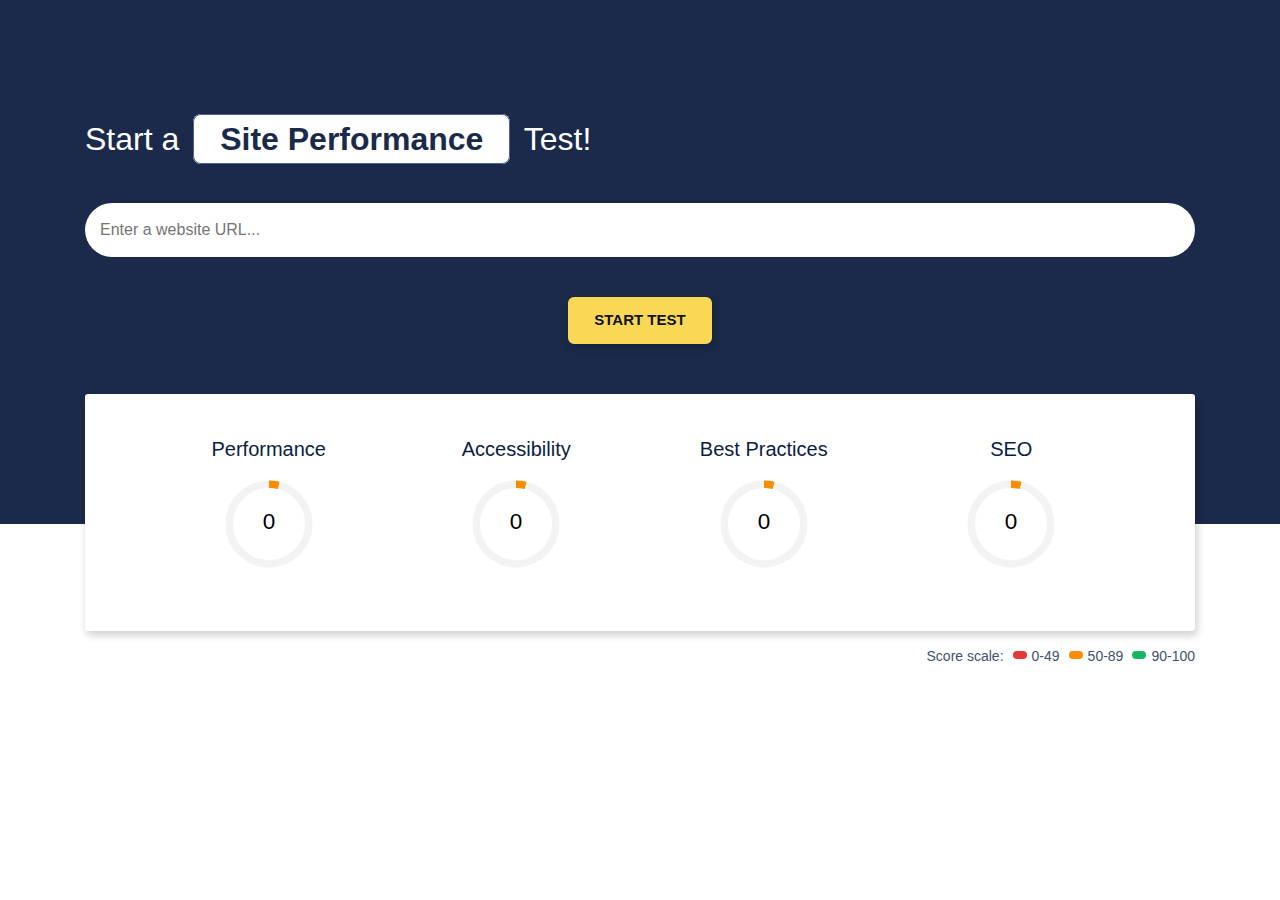
<file: index.html>
<!DOCTYPE html>
<html lang="en">
  <head>
    <meta charset="UTF-8" />
    <meta http-equiv="X-UA-Compatible" content="IE=edge" />
    <meta name="viewport" content="width=device-width, initial-scale=1.0" />
    <!-- <link rel="stylesheet" href="./assets/scss/bootstrap.min.css" /> -->
    <link rel="stylesheet" href="https://maxcdn.bootstrapcdn.com/bootstrap/4.0.0/css/bootstrap.min.css" integrity="sha384-Gn5384xqQ1aoWXA+058RXPxPg6fy4IWvTNh0E263XmFcJlSAwiGgFAW/dAiS6JXm" crossorigin="anonymous">
    <link rel="stylesheet" href="./assets/scss/index.css" />
    <title>Page Speed APP</title>
  </head>
  <body>

    <section class="userInputSec">
      <div class="container">
        <div class="userInputWrap text-left">
          <article class="contentWrap">
            <h2>
              <span>Start a</span>
              <span class="userInputSecLabel">Site Performance</span>
              <span>Test!</span>
            </h2>
          </article>
          <form class="form" type="submit">
            <input type="text" id="url" placeholder="Enter a website URL..." />
            <span class="error" id="errorname">Please enter a valid URL</span>
          </form>
        </div>
        <div class="cta text-center">
          <a href="#" class="startTestBtn btn" onclick="setQuery()">Start Test</a> 
        </div>
      </div>
    </section>
    <section class="scoreSection">
      <div class="container">
          <div class="scoreSectionBox">
              <div class="scoreSectionLoader"></div>
              <ul>
                  <li>
                      <span>Performance</span>
                      <svg class="scoreSvg" viewport="0 0 120 120" version="1.1" xmlns="http://www.w3.org/2000/svg">
                          <circle r="53" cx="60" cy="60"></circle>
                          <circle transform="rotate(-90 60 60)" class="glh_score_pBar" r="53" cx="60" cy="60" style="stroke-dashoffset: 320 !important; stroke: #fb8c00 !important"></circle>
                          <text x="60" y="55%">0</text>
                      </svg>
                  </li>
  
                  <li>
                      <span>Accessibility</span>
                      <svg class="scoreSvg" viewport="0 0 120 120" version="1.1" xmlns="http://www.w3.org/2000/svg">
                          <circle r="53" cx="60" cy="60"></circle>
                          <circle transform="rotate(-90 60 60)" class="glh_score_pBar" r="53" cx="60" cy="60" style="stroke-dashoffset: 320 !important; stroke: #fb8c00 !important"></circle>
                          <text x="60" y="55%">0</text>
                      </svg>
                  </li>
  
                  <li>
                      <span>Best Practices</span>
                      <svg class="scoreSvg" viewport="0 0 120 120" version="1.1" xmlns="http://www.w3.org/2000/svg">
                          <circle r="53" cx="60" cy="60"></circle>
                          <circle transform="rotate(-90 60 60)" class="glh_score_pBar" r="53" cx="60" cy="60" style="stroke-dashoffset: 320 !important; stroke: #fb8c00 !important"></circle>
                          <text x="60" y="55%">0</text>
                      </svg>
                  </li>
  
                  <li>
                      <span>    SEO</span>
                      <svg class="scoreSvg" viewport="0 0 120 120" version="1.1" xmlns="http://www.w3.org/2000/svg">
                          <circle r="53" cx="60" cy="60"></circle>
                          <circle transform="rotate(-90 60 60)" class="glh_score_pBar" r="53" cx="60" cy="60" style="stroke-dashoffset: 320 !important; stroke: #fb8c00 !important"></circle>
                          <text x="60" y="55%">0</text>
                      </svg>
                  </li>
              </ul>
          </div>
          <ul class="scoreFragmentWrap">
              <li>Score scale:</li>
              <li><span class="low"></span>0-49</li>
              <li><span class="med"></span>50-89</li>
              <li><span class="high"></span>90-100</li>
          </ul>
      </div>
  </section>

  <!-- Result Section Starts Here -->
              <!-- Score Section Starts Here -->
  <section class="resultSection">
    <div class="container">
      <div class="resultWrap">
        <div class="resultStatsBox">   
          <ul></ul>
        <div class="coreWebVitals"><i class="fa fa-bookmark" aria-hidden="true"></i> Core Web Vitals assessment. To learn more, see <a href="https://web.dev/vitals/"> Web Vitals</a>
        </div>

        </div>
             <!-- Score Section Ends Here -->

        <!-- Picture Section Starts Here -->
        <div class="resultSnapsBox">
          <ul>
            
          
          </ul>
      </div>
      <!-- Picture Section Ends Here -->

      <!-- App Using Section Starts Here -->
      <div id="resultAppUsing" class="resultAppUsing">

    </div>
    <!-- App Using Section Ends Here -->
    <div class="safeHttpWrap">
      <div class="safeHttpBox">
          
      </div>
  </div>
    <!-- Safe Browser Section Start Here -->
    <div class="safeBrowserWrap">
      <div class="safeBrowserBox">
          
      </div>
  </div>
    <!-- Safe Browser Section Ends Here -->
    <!-- Mobile Friendly Section Begins Here -->
    <div class="mblCheckWrap">
      <div class="mblCheckMainBox">
          
      </div>
  </div>
    <!--Mobile Friendly Section Ends Here -->
    
    <!-- Non-Intrusive Interstitials Begins -->
    <div class="resultInterstitialsSec">
      <h3>Non-Intrusive Interstitials</h3>
      <div class="resultInterstitialsWrap">
          <div class="resultInterstitialsBox">
              <h4>Age verification</h4>
              <p>Identify required interstitials, such as age-verification popups and cookie notifications.</p>
          </div>
          <div class="resultInterstitialsBox">
              <h4>evaluate popups</h4>
              <p>Identify all other popups, and evaluate them according to the amount of space they take up.</p>
          </div>
          <div class="resultInterstitialsBox">
              <h4>third-party scripts</h4>
              <p>Make note of any third-party scripts present on your website that might trigger popups. You will often find these if you use a CMS.</p>
          </div>
          <div class="resultInterstitialsBox">
              <h4>size of popups</h4>
              <p>For WordPress users, check your plugins. You might have to adjust the sizes using the plugins’ settings.</p>
          </div>
      </div>
  </div>
  <!-- Non-Intrusive Interstitials Ends -->
  <!-- App Specific Section || Begins -->
  <div class="resultAppSuggestionSec">
    <h3>App Specific</h3>
    <p>These are optimization suggestions based on your app.</p>
    <div id="accordion">
      
    </div>
</div>

  <!-- App Specific Section || Ends -->

 
      </div>
  </section>
    <!-- Result Section Ends Here -->
    <script src="https://code.jquery.com/jquery-3.2.1.slim.min.js" integrity="sha384-KJ3o2DKtIkvYIK3UENzmM7KCkRr/rE9/Qpg6aAZGJwFDMVNA/GpGFF93hXpG5KkN" crossorigin="anonymous"></script>
    <script src="https://cdnjs.cloudflare.com/ajax/libs/popper.js/1.12.9/umd/popper.min.js" integrity="sha384-ApNbgh9B+Y1QKtv3Rn7W3mgPxhU9K/ScQsAP7hUibX39j7fakFPskvXusvfa0b4Q" crossorigin="anonymous"></script>
    <script src="https://maxcdn.bootstrapcdn.com/bootstrap/4.0.0/js/bootstrap.min.js" integrity="sha384-JZR6Spejh4U02d8jOt6vLEHfe/JQGiRRSQQxSfFWpi1MquVdAyjUar5+76PVCmYl" crossorigin="anonymous"></script>
  <script src="./assets/js/index.js"></script>
  </body>
</html>
</file>
<file: assets/scss/index.css>
/* Loader Section Start*/
.main-loader {
  top: 0px;
  left: 0px;
  width: 100%;
  height: 100%;
  position: fixed;
  display: none;
  -webkit-box-align: center;
      -ms-flex-align: center;
          align-items: center;
  -webkit-box-pack: center;
      -ms-flex-pack: center;
          justify-content: center;
  background-color: rgba(255, 255, 255, 0.5);
  z-index: 999;
}

/* Loader Section Ends*/
.cta {
  margin-top: 40px;
}

.cta .startTestBtn {
  border: 0;
  color: #111;
  font-size: 15px;
  display: inline-block;
  font-weight: 700;
  background-color: #f9d856;
  border-radius: 6px;
  padding: 10px 24px;
  border: 2px solid #f9d856;
  text-transform: uppercase;
  -webkit-box-shadow: 2px 4px 8px 0px rgba(0, 0, 0, 0.2) !important;
          box-shadow: 2px 4px 8px 0px rgba(0, 0, 0, 0.2) !important;
  -webkit-transition: all 0.3s ease-in-out;
  transition: all 0.3s ease-in-out;
  outline: none;
}

.userInputSec {
  background: #1b2a4a;
  padding-bottom: 180px;
}

.userInputSec .userInputWrap {
  padding: 120px 0 0;
}

.userInputSec .userInputWrap .error {
  display: none;
  margin-top: 5px;
  color: #ffffff;
}

.userInputSec .userInputWrap h2 span {
  color: #ffffff;
}

.userInputSec .userInputWrap h2 .userInputSecLabel {
  color: #1a2a4a;
  font-weight: 700;
  margin: 0 5px;
  border: 1px solid #4a6699;
  padding: 6px 26px;
  background-color: #fff;
  border-radius: 0.5rem;
}

.userInputSec .userInputWrap .form {
  margin-top: 45px;
}

.userInputSec .userInputWrap .form #url {
  width: 100%;
  padding: 15px 15px;
  border: 0px;
  border-radius: 30px;
}

.scoreSection {
  padding-bottom: 60px;
}

.scoreSection .scoreSectionBox {
  padding: 40px 60px 40px;
  background: #fff;
  -webkit-box-shadow: 2px 4px 8px 0px rgba(0, 0, 0, 0.2) !important;
          box-shadow: 2px 4px 8px 0px rgba(0, 0, 0, 0.2) !important;
  border-radius: 3px;
  margin-top: -130px;
  position: relative;
}

.scoreSection .scoreSectionBox .scoreSectionLoader {
  position: absolute;
  bottom: 0;
  left: 0;
  right: 0;
  background: rgba(47, 57, 191, 0.2);
  height: 10px;
  display: none;
}

.scoreSection .scoreSectionBox .scoreSectionLoader:before {
  content: "";
  position: absolute;
  top: 0;
  left: 0;
  width: 40%;
  background: #fdb054;
  bottom: 0;
  -webkit-animation: score_loader 2s linear infinite both;
          animation: score_loader 2s linear infinite both;
  background-image: linear-gradient(45deg, rgba(255, 255, 255, 0.15) 25%, transparent 25%, transparent 50%, rgba(255, 255, 255, 0.15) 50%, rgba(255, 255, 255, 0.15) 75%, transparent 75%, transparent);
  background-size: 40px 40px;
}

@-webkit-keyframes score_loader {
  from {
    width: 40%;
  }
  to {
    width: 100%;
  }
}

@keyframes score_loader {
  from {
    width: 40%;
  }
  to {
    width: 100%;
  }
}

.scoreSection .scoreSectionBox ul {
  margin: 0;
  padding: 0;
  display: -webkit-box;
  display: -ms-flexbox;
  display: flex;
  list-style: none;
  -ms-flex-wrap: wrap;
      flex-wrap: wrap;
}

.scoreSection .scoreSectionBox ul li {
  width: calc(25% - 0px);
  position: relative;
  overflow: hidden;
  text-align: center;
}

.scoreSection .scoreSectionBox ul li span {
  font-size: 20px;
  font-weight: 500;
  color: #0a1e43;
  display: block;
}

.scoreSection .scoreSectionBox ul li .scoreSvg {
  -webkit-transform: scale(0.75);
          transform: scale(0.75);
  width: 120px;
  height: 120px;
  top: calc(50% - 60px);
  right: 0;
}

.scoreSection .scoreSectionBox ul li .scoreSvg circle {
  fill: none;
  stroke: #0a1e43;
  stroke-width: 10px;
  stroke-dasharray: 333;
  stroke-dashoffset: 333;
  -webkit-transition: stroke-dashoffset 1s linear;
  transition: stroke-dashoffset 1s linear;
}

.scoreSection .scoreSectionBox ul li .scoreSvg circle:nth-of-type(1) {
  stroke-dashoffset: 0;
  stroke: #f3f3f3;
}

.scoreSection .scoreSectionBox ul li .scoreSvg text {
  text-anchor: middle;
  font-size: 30px;
  font-weight: 500;
}

.scoreSection .scoreFragmentWrap {
  padding: 0;
  list-style: none;
  display: -webkit-box;
  display: -ms-flexbox;
  display: flex;
  max-width: -webkit-max-content;
  max-width: -moz-max-content;
  max-width: max-content;
  margin: 15px 0 0 auto;
  -webkit-box-align: center;
      -ms-flex-align: center;
          align-items: center;
  -ms-flex-wrap: nowrap;
      flex-wrap: nowrap;
}

.scoreSection .scoreFragmentWrap li {
  margin-left: 4px;
  font-size: 14px;
  font-weight: 400;
  color: #42526e;
}

.scoreSection .scoreFragmentWrap li span {
  vertical-align: middle;
  width: 14px;
  height: 8px;
  border-radius: 4px;
  display: inline-block;
  margin: 0 5px;
  background-color: blue;
  position: relative;
  top: -2px;
}

.scoreSection .scoreFragmentWrap li .low {
  background-color: #e53935;
}

.scoreSection .scoreFragmentWrap li .med {
  background-color: #fb8c00;
}

.scoreSection .scoreFragmentWrap li .high {
  background-color: #18b663;
}

.resultSection {
  display: none;
}

.resultSection .resultWrap .resultStatsBox {
  padding: 30px;
  margin: 20px 0;
  background-color: #fff;
  border-radius: 6px;
  -webkit-box-shadow: 0px 1px 2px 0px rgba(0, 0, 0, 0.68);
          box-shadow: 0px 1px 2px 0px rgba(0, 0, 0, 0.68);
}

.resultSection .resultWrap .resultStatsBox ul {
  margin: 0 auto;
  padding: 0;
  display: -webkit-box;
  display: -ms-flexbox;
  display: flex;
  -ms-flex-wrap: wrap;
      flex-wrap: wrap;
  max-width: 850px;
}

.resultSection .resultWrap .resultStatsBox ul li {
  font-size: 16px;
  color: #0e134f;
  list-style: none;
  font-weight: 500;
  -webkit-box-flex: 1;
      -ms-flex: 1 1 45%;
          flex: 1 1 45%;
  border-bottom: 1px solid #e8eaed;
  padding: 10px;
  margin: 0 10px;
  position: relative;
}

.resultSection .resultWrap .resultStatsBox ul li b {
  color: #0a1e43;
  font-size: 16px;
  font-weight: 500;
  float: right;
}

.resultSection .resultWrap .resultStatsBox .coreWebVitals {
  font-size: 14px;
  padding-top: 16px;
  font-size: 16px;
  color: #0e134f;
  text-align: center;
}

.resultSection .resultWrap .resultSnapsBox {
  margin: 20px 0 50px;
}

.resultSection .resultWrap .resultSnapsBox ul {
  display: -webkit-box;
  display: -ms-flexbox;
  display: flex;
  margin: 0;
  padding: 0;
  -ms-flex-wrap: wrap;
      flex-wrap: wrap;
  text-align: center;
}

.resultSection .resultWrap .resultSnapsBox ul li {
  list-style: none;
  margin: 0 5px 10px;
}

.resultSection .resultWrap .resultSnapsBox ul li img {
  border: 1px solid #ebebeb;
  max-height: 100px;
  max-width: 80px;
}

.resultSection .resultWrap .resultAppUsing {
  display: -webkit-box;
  display: -ms-flexbox;
  display: flex;
  -webkit-box-align: center;
      -ms-flex-align: center;
          align-items: center;
  padding: 30px;
  background-color: #fff;
  border-radius: 6px;
  border: 0;
  border-top: 4px solid #18b663;
  -webkit-box-shadow: 0 1px 2px 0;
          box-shadow: 0 1px 2px 0;
  margin-bottom: 30px;
  display: block;
}

.resultSection .resultWrap .resultAppUsing .appImg {
  max-width: 80px;
  max-height: 80px;
  margin-right: 20px;
  -webkit-box-flex: 1;
      -ms-flex: 1;
          flex: 1;
}

.resultSection .resultWrap .resultAppUsing .resultAppUsingTxtBox {
  -webkit-box-flex: 1;
      -ms-flex: 1;
          flex: 1;
}

.resultSection .resultWrap .resultAppUsing .resultAppUsingTxtBox h3 {
  font-weight: 700;
  margin: 0;
}

.resultSection .resultWrap .safeHttpWrap {
  margin: 0 0 30px;
  position: relative;
}

.resultSection .resultWrap .safeHttpWrap .safeHttpBox {
  font-weight: 400;
  color: #42526e;
  font-size: 15px;
}

.resultSection .resultWrap .safeHttpWrap .safeHttpBox .safeHttpTxtBox {
  padding: 30px;
  background-color: #fff;
  border-radius: 6px;
  border: 0;
  border-top: 4px solid transparent;
  -webkit-box-shadow: 0 1px 2px 0;
          box-shadow: 0 1px 2px 0;
}

.resultSection .resultWrap .safeHttpWrap .safeHttpBox .safeHttpTxtBox h3 {
  font-weight: 700;
  font-size: 24px;
  color: #0e134f;
  margin: 0 0 10px;
}

.resultSection .resultWrap .safeHttpWrap .safeHttpBox .safeHttpTxtBox p {
  font-weight: 400;
  font-size: 16px;
  margin: 0 0 10px;
  color: #0e134f;
}

.resultSection .resultWrap .safeBrowserWrap {
  margin: 0 0 30px;
  position: relative;
}

.resultSection .resultWrap .safeBrowserWrap .safeBrowserBox {
  font-weight: 400;
  color: #42526e;
  font-size: 15px;
}

.resultSection .resultWrap .safeBrowserWrap .safeBrowserBox .safeBrowserTxtBox {
  padding: 30px;
  background-color: #fff;
  border-radius: 6px;
  border: 0;
  border-top: 4px solid transparent;
  -webkit-box-shadow: 0 1px 2px 0;
          box-shadow: 0 1px 2px 0;
}

.resultSection .resultWrap .safeBrowserWrap .safeBrowserBox .safeBrowserTxtBox h3 {
  font-weight: 700;
  font-size: 24px;
  color: #0e134f;
  margin: 0 0 10px;
}

.resultSection .resultWrap .safeBrowserWrap .safeBrowserBox .safeBrowserTxtBox p {
  font-weight: 400;
  font-size: 16px;
  margin: 0 0 10px;
  color: #0e134f;
}

.resultSection .resultWrap .mblCheckWrap {
  margin: 0 0 30px;
  position: relative;
}

.resultSection .resultWrap .mblCheckWrap .mblCheckMainBox {
  font-weight: 400;
  color: #42526e;
  font-size: 15px;
}

.resultSection .resultWrap .mblCheckWrap .mblCheckMainBox .mblCheckTxtBox {
  padding: 30px;
  background-color: #fff;
  border-radius: 6px;
  border: 0;
  border-top: 4px solid transparent;
  -webkit-box-shadow: 0 1px 2px 0;
          box-shadow: 0 1px 2px 0;
}

.resultSection .resultWrap .mblCheckWrap .mblCheckMainBox .mblCheckTxtBox h3 {
  font-weight: 700;
  font-size: 24px;
  color: #0e134f;
  margin: 0 0 10px;
}

.resultSection .resultWrap .mblCheckWrap .mblCheckMainBox .mblCheckTxtBox p {
  font-weight: 400;
  font-size: 16px;
  margin: 0 0 10px;
  color: #0e134f;
}

.resultSection .resultWrap .resultInterstitialsSec {
  margin-top: 30px;
}

.resultSection .resultWrap .resultInterstitialsSec h3 {
  font-size: 28px;
  color: #0a1e43;
  margin: 0 0 10px;
  font-weight: 700;
}

.resultSection .resultWrap .resultInterstitialsSec .resultInterstitialsWrap {
  display: -webkit-box;
  display: -ms-flexbox;
  display: flex;
  margin: 10px -15px 0;
  -ms-flex-wrap: wrap;
      flex-wrap: wrap;
}

.resultSection .resultWrap .resultInterstitialsSec .resultInterstitialsWrap .resultInterstitialsBox {
  padding: 30px;
  background-color: #fff;
  border-radius: 6px;
  border: 0;
  -webkit-box-shadow: 0 1px 2px 0;
          box-shadow: 0 1px 2px 0;
  width: calc(50% - 30px);
  border-top: 4px solid #2e39bf;
  margin: 14px;
}

.resultSection .resultWrap .resultInterstitialsSec .resultInterstitialsWrap .resultInterstitialsBox h4 {
  font-size: 24px;
  color: #0a1e43;
  margin: 0 0 10px;
  font-weight: 700;
  text-transform: capitalize;
}

.resultSection .resultWrap .resultInterstitialsSec .resultInterstitialsWrap .resultInterstitialsBox p {
  font-size: 16px;
  color: #42526e;
  margin: 0;
  font-weight: 400;
}

.resultSection .resultWrap .resultAppSuggestionSec {
  display: block;
}

.resultSection .resultWrap .resultAppSuggestionSec #accordion .appSuggestionWrap {
  border-radius: 6px;
  margin: 0 0 10px;
  font-size: 18px;
  color: #d5d6d842;
  background: white;
}

.resultSection .resultWrap .resultAppSuggestionSec #accordion .appSuggestionWrap button {
  font-size: 18px;
  font-weight: 700;
  color: #000000;
  cursor: pointer;
  text-transform: capitalize;
}

@media (max-width: 768px) {
  .scoreSection .scoreSectionBox ul li {
    width: calc(50% - 0px);
  }
  .resultSection .resultWrap .resultStatsBox ul li {
    font-size: 12px;
  }
}

@media (max-width: 550px) {
  .resultSection .resultWrap .resultAppSuggestionSec #accordion .appSuggestionWrap,
  .resultSection .resultWrap .resultAppSuggestionSec #accordion .appSuggestionWrap button {
    font-size: 14px;
  }
  h3 {
    font-size: 1.25rem !important;
  }
  h4 {
    font-size: 1rem !important;
  }
  p {
    font-size: 12px !important;
  }
  h2 {
    font-size: 1.3rem !important;
  }
  .userInputSec .userInputWrap .form #url {
    padding: 10px 28px;
  }
  .cta .startTestBtn {
    padding: 5px 12px;
  }
}
/*# sourceMappingURL=index.css.map */
</file>
